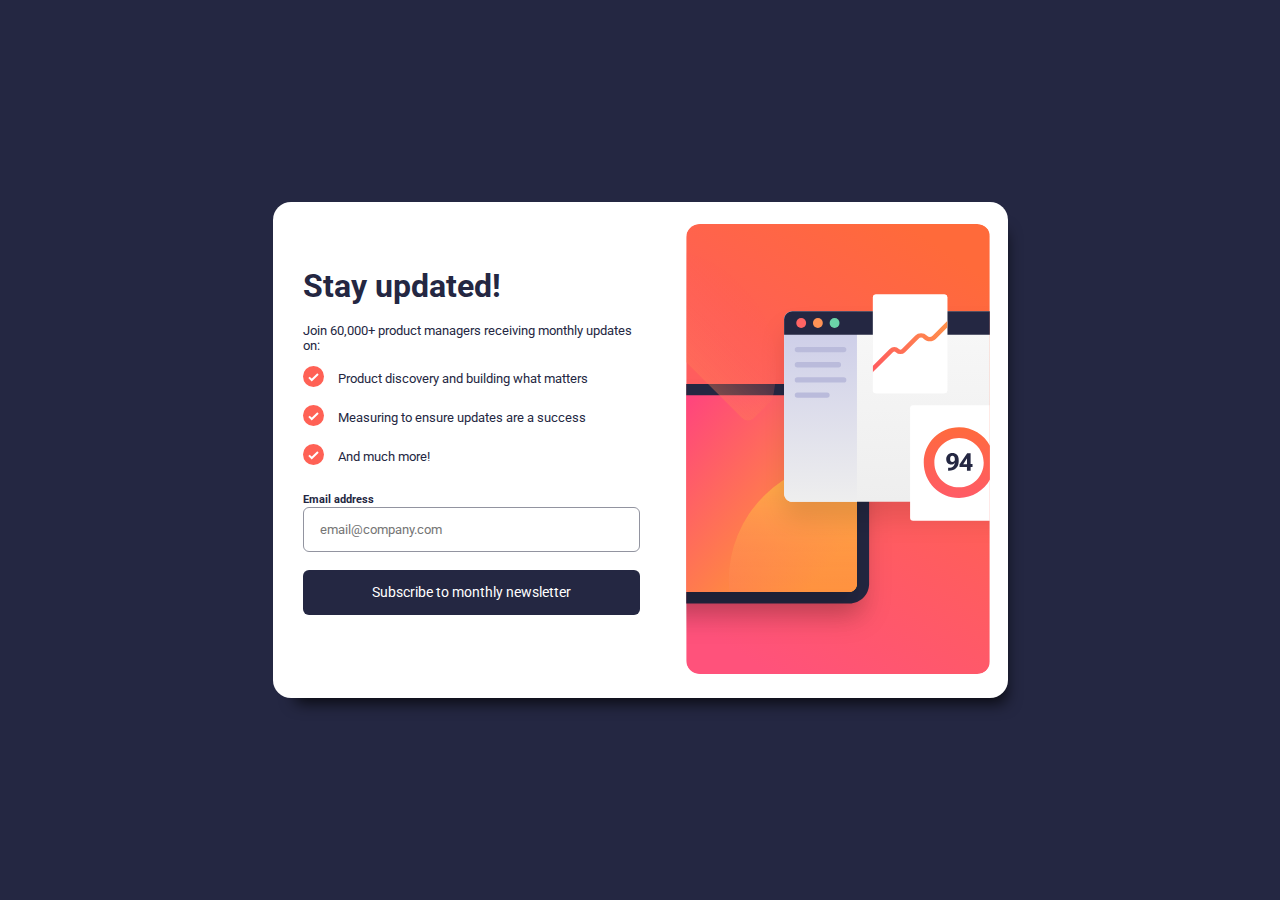
<file: index.html>
<!DOCTYPE html>
<html lang="en">
<head>
  <meta charset="UTF-8">
  <meta name="viewport" content="width=device-width, initial-scale=1.0">

  <link rel="icon" type="image/png" sizes="32x32" href="./assets/images/favicon-32x32.png">
  <link rel="preconnect" href="https://fonts.googleapis.com">
  <link rel="preconnect" href="https://fonts.gstatic.com" crossorigin>
  <link href="https://fonts.googleapis.com/css2?family=Roboto:wght@100;400&display=swap" rel="stylesheet">
  <link rel="stylesheet" href="./style.css">
  <title>Newsletter sign-up</title>
</head>
<body>

  <div class="container">
    <div class="image-section">
      <div class="image-holder"></div>
    </div>
    <div class="form-section">
      <h1>Stay updated!</h1>
      <h5>Join 60,000+ product managers receiving monthly updates on:</h5>
      <div class="list-item">
        <img src="./assets/images/icon-list.svg" alt="icon list">
        <h5>Product discovery and building what matters</h5>
      </div>
      <div class="list-item">
        <img src="./assets/images/icon-list.svg" alt="icon list">
        <h5>Measuring to ensure updates are a success</h5>
      </div>
      <div class="list-item">
        <img src="./assets/images/icon-list.svg" alt="icon list">
        <h5>And much more!</h5>
      </div>
      <form action="">
        <div class="mail">
          <div class="label-line">
            <label for="">Email address</label>
          <small></small>
          </div>
          <input type="text" name="email" id="email" placeholder="email@company.com">
        </div>
        <button onclick="emailValidation()">Subscribe to monthly newsletter</button>
      </form>
    </div>
  </div>


  <script src="./inedx.js"></script>
</body>
</html>
</file>
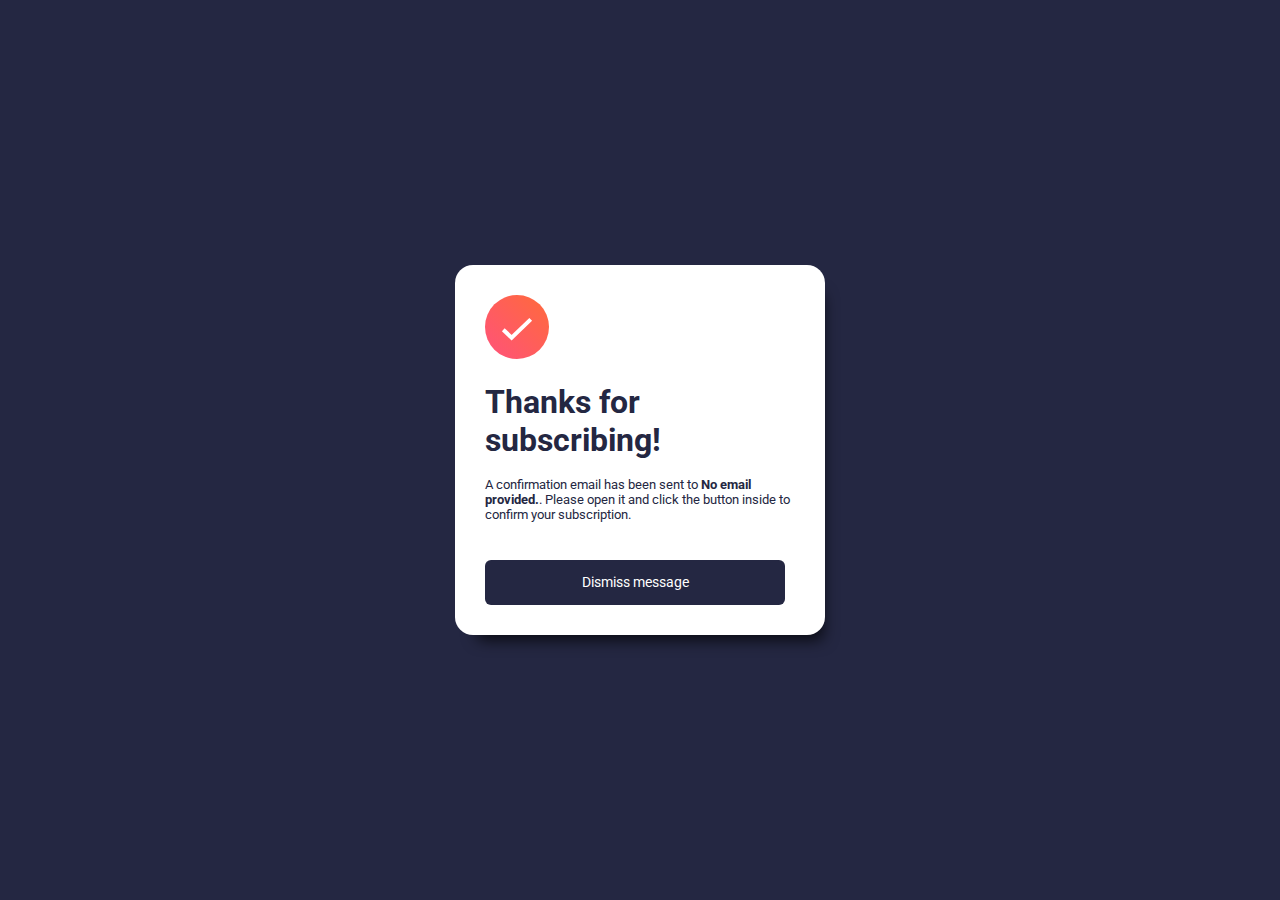
<file: success.html>
<!DOCTYPE html>
<html lang="en">
<head>
    <meta charset="UTF-8">
    <meta name="viewport" content="width=device-width, initial-scale=1.0">
    <link rel="preconnect" href="https://fonts.googleapis.com">
    <link rel="preconnect" href="https://fonts.gstatic.com" crossorigin>
    <link href="https://fonts.googleapis.com/css2?family=Roboto:wght@100;400&display=swap" rel="stylesheet">
    <link rel="stylesheet" href="./style.css">
    <title>Success</title>
</head>
<body onload="displayEmailFromURL()">
    <div class="success-msg">
        <img src="./assets/images/icon-success.svg" alt="success icon">
        <h1>Thanks for subscribing!</h1>
        <p>A confirmation email has been sent to <span></span>. 
            Please open it and click the button inside to confirm your subscription.</p>
        <button>Dismiss message</button>
    </div>

    <script src="./inedx.js"></script>
</body>
</html>
</file>
<file: style.css>
* {
    margin: 0;
    padding: 0;
    box-sizing: border-box;
}

html {
    font-size: 16px;
    font-family: "Roboto", sans-serif;
    color: #242742;;
}

body {
    background-color: #242742;
    display: flex;
    justify-content: center;
    align-items: center;
}

.container {
    width: 320px;
    height: auto;
    background-color: #fff;
}

.image-holder {
    background-image: url(./assets/images/illustration-sign-up-mobile.svg);
    width: auto;
    height: 280px;
    border-radius: 0 0 14px 14px;
}

.form-section {
    padding: 30px 20px;
}

h1 {
    margin-bottom: 18px;
}

.form-section > h5 {
    margin-bottom: 18px;
    font-weight: 400;
}

.list-item {
    display: flex;
    margin-bottom: 18px;
    
}

.list-item img {
    margin-right: 14px;
    position: relative;
    top: -5px;
}

.list-item h5 {
    font-weight: 400;
}

.mail {
    display: flex;
    flex-direction: column;
}

.mail {
    display: flex;
    flex-direction: column;
}

small {
    font-size: .7rem;
}

label {
    font-size: .7rem;
    font-weight: 700;
    margin-bottom: 6px;
    margin-right: 100px;
}

input {
    margin-bottom: 18px;
    height: 45px;
    outline: none;
    border: 1px solid #9294a0;
    border-radius: 6px;
    padding-left: 16px;
}

input::placeholder {
    font-family: "Roboto", sans-serif;
}

input:focus {
    border: 1px solid #36384e;
}
input:hover {
    cursor: pointer;
}

button {
    height: 45px;
    background-color: #242742;
    border: none;
    border-radius: 6px;
    color: #fff;
    font-size: .9rem;
    width: 280px;
    font-family: "Roboto", sans-serif;
}

button:hover {
    background-image: linear-gradient(to right, #df3d60, #ff6257);
    cursor: pointer;
}

/* =======================================
    SUCCESS STYLES
========================================== */

.success-msg {
    background-color: #fff;
    height: 100vh;
    padding: 80px 20px 30px;
    width: 338px;
}

.success-msg img {
    margin-bottom: 30px;
}

.success-msg p {
    font-size: .9rem;
}

span {
    font-weight: 700;
}

.success-msg button {
    position: absolute;
    bottom: 0;
    margin-bottom: 30px;
    width: 300px;
}


@media (min-width: 576px) {

    body {
        height: 100vh;
    }

    .container {
        display: grid;
        grid-template-rows: 1fr;
        grid-template-columns: 1fr 1fr;
        grid-template-areas: 
                            " alias-form  alias-image";
        width: 735px;
        height: 496px;
        border-radius: 18px;
        box-shadow: 10px 17px 15px -12px rgba(0,0,0,0.75);
    }

    .image-section {
        grid-area: alias-image;
        width: 345px;
        display: flex;
        justify-content: end;
    }

    .form-section {
        grid-area: alias-form;
        padding: 65px 6px 65px 30px ;
    }

    .image-holder {
        background-image: url(./assets/images/illustration-sign-up-desktop.svg);
        background-size: contain;
        background-repeat: no-repeat;
        width: 305px;
        height: 450px;
        border-radius: 14px;
        margin: 22px 0 0;
    }

    button {
        width: 337px;
    }

    .success-msg {
        width: 370px;
        height: 370px;
        padding: 30px;
        position: relative;
        border-radius: 18px;
    box-shadow: 10px 17px 15px -12px rgba(0,0,0,0.75);
    }

    .success-msg img {
        margin-bottom: 20px;
    }

    .success-msg p {
        font-size: .8rem;
    }

    label {
        margin-right: 155px;
    }
}
</file>
